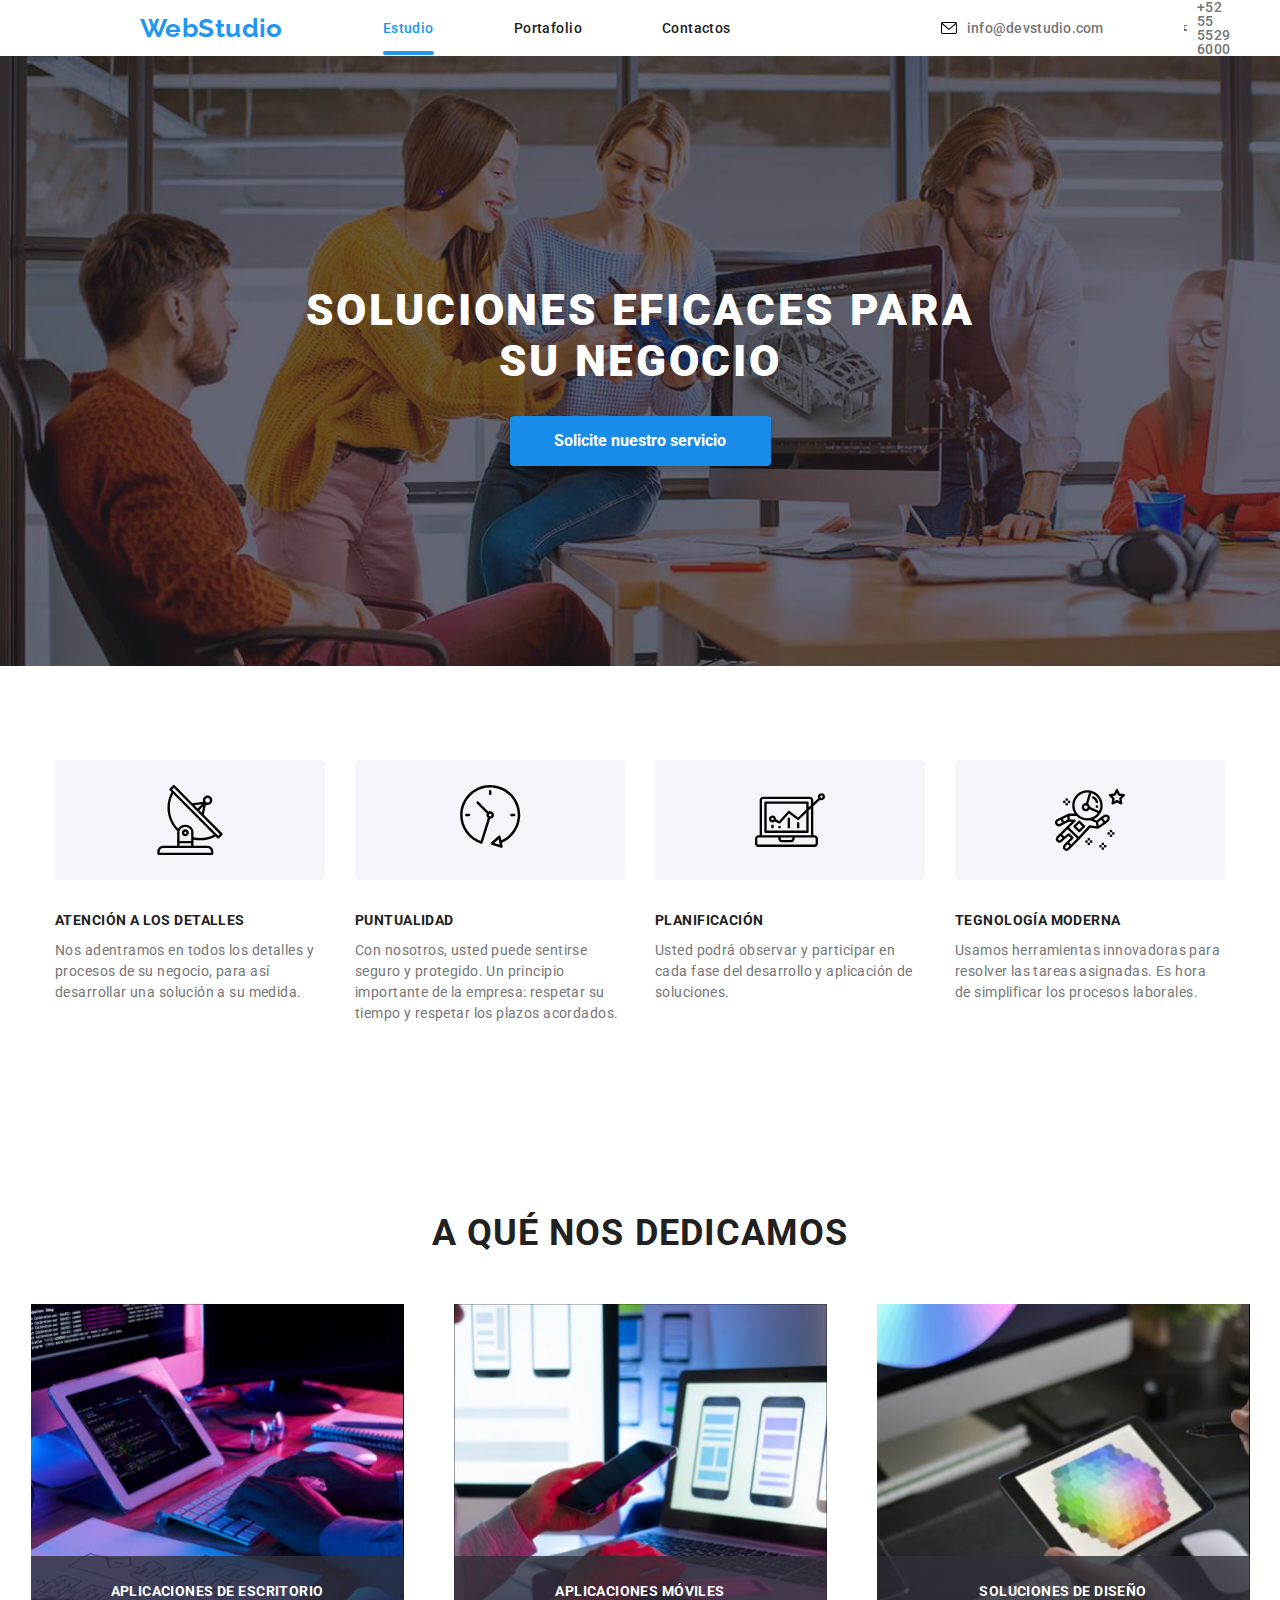
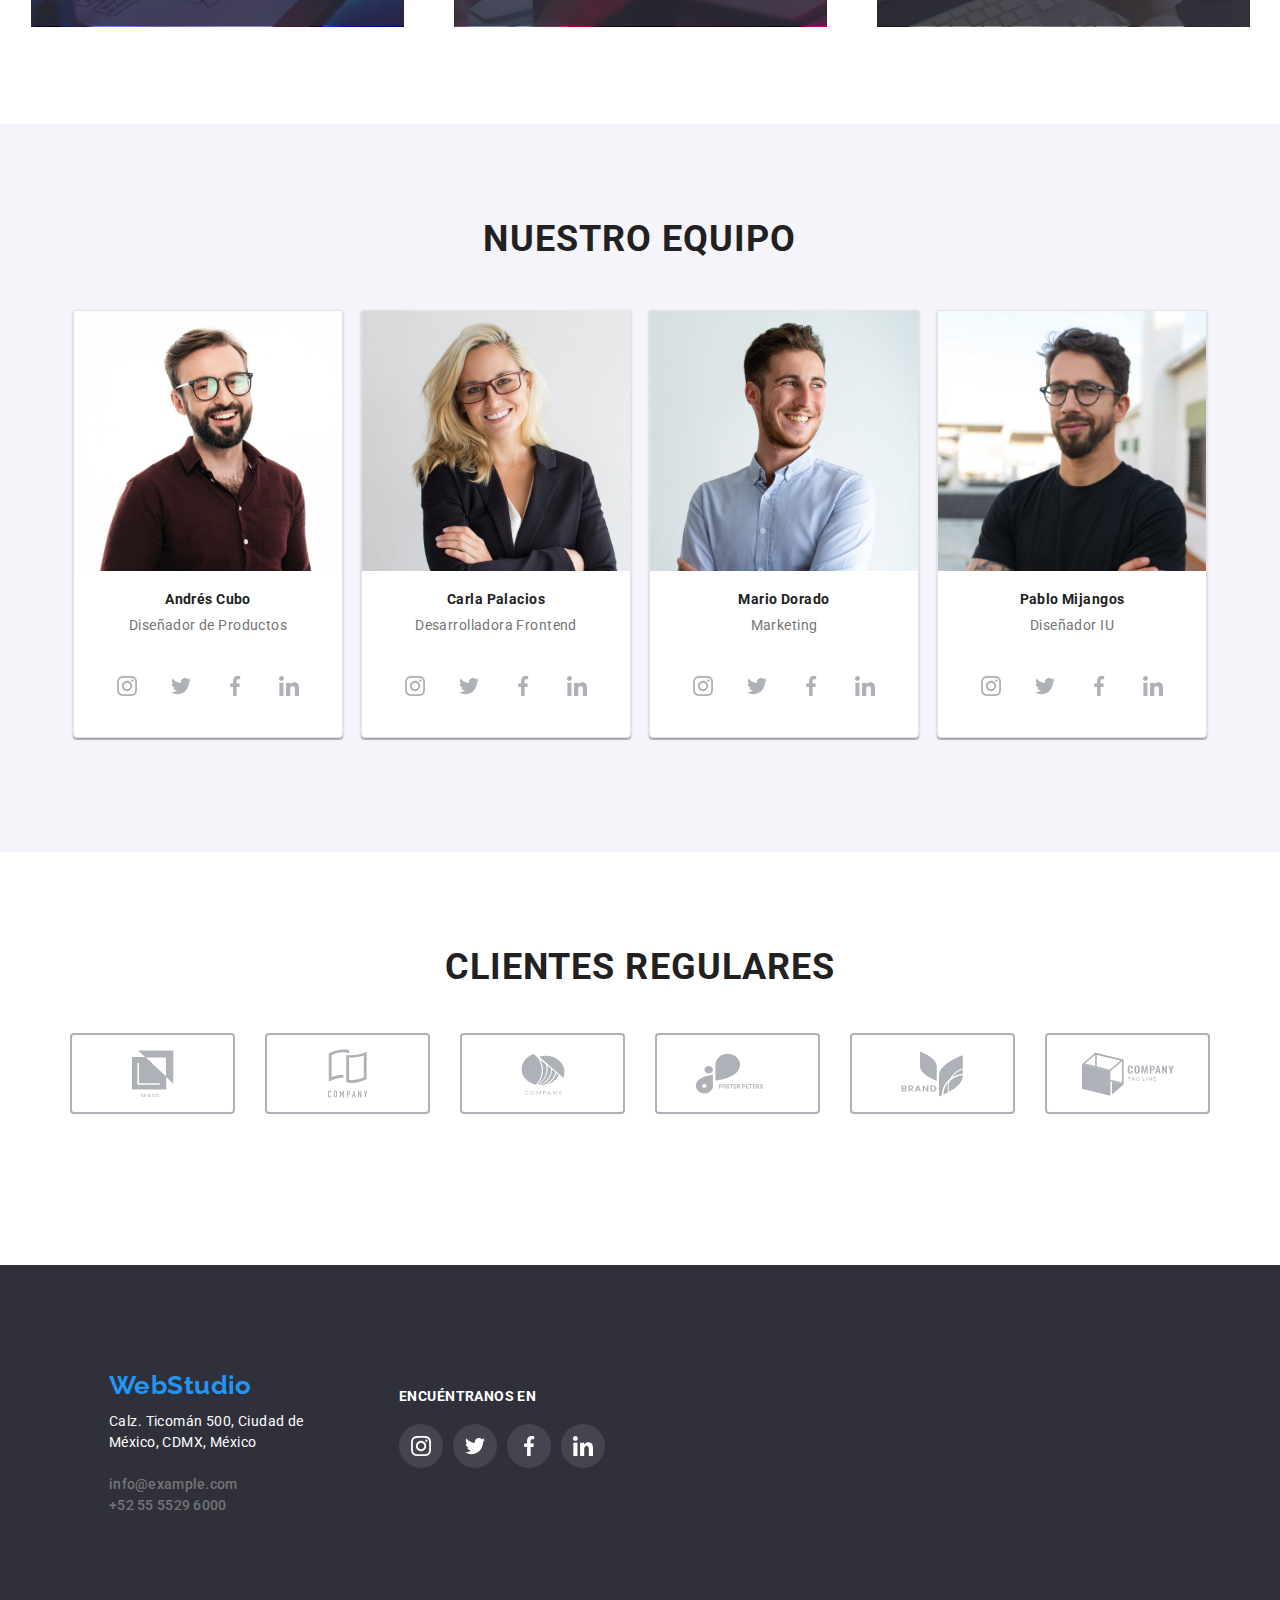
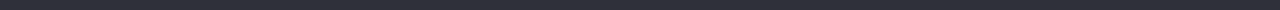
<file: index.html>
<!DOCTYPE html>
<html lang="en">
<head>
    <meta charset="UTF-8">
    <meta http-equiv="X-UA-Compatible" content="IE=edge">
    <meta name="viewport" content="width=device-width, initial-scale=1.0">
    <link href="css/normalize.css" rel="stylesheet">
    <link href="css/styles.css" rel="stylesheet">
    <link href="https://fonts.googleapis.com/css2?family=Raleway:wght@700&family=Roboto:wght@400;500;700;900&display=swap" rel="stylesheet">
    <title>WebStudio</title>
</head>

<body>
    <!-- Header Section -->
    <header>
        <nav class="header-nav">
            <!-- Logo -->
            <a class="logo" href="index.html">WebStudio</a>
            <!-- Menu -->
            <ul class="nav-menu"> 
                <li><a class="header-current" href="index.html">Estudio</a></li>
                <li><a class="header" href="portfolio.html">Portafolio</a></li>
                <li><a class="header" href="">Contactos</a></li>
            </ul>
        </nav>
        <!-- contacts -->
        <ul class="header-contacts">
            <li>
                <svg class="icon" width="16px" height="12px">
                    <use href="images/icons.svg#icon-sobre"></use>
                </svg>
                <a class="header-link" href="mailto:info@devstudio.com">info@devstudio.com</a>
            </li>
            <li>
                <svg class="icon" width="10px" height="16px">
                    <use href="images/icons.svg#icon-telfono"></use>
                </svg>
                <a class="header-link" href="tel:+525555296000">+52 55 5529 6000</a>
            </li>
        </ul>
    </header>

    <!-- Main Content -->
    <main>
        <!-- Section Banner -->
        <section class="section banner">
            <h1 class="banner-title">SOLUCIONES EFICACES PARA SU NEGOCIO</h1>
            <button data-modal-open class="banner-button" type="button">Solicite nuestro servicio</button>
        <div data-modal class="backdrop is-hidden">
            <div class="modal">
                <button data-modal-close class="button-close" type="button">
                    <svg class="icon" width="11px" height="11px">
                        <use href="images/icons.svg#icon-close"></use>
                    </svg>
                </button>
            </div>
        </div>
        </section>
        <!-- Section Features -->
        <section class="section">
            <div class="container">
                <ul class="benefits">
                    <li>
                        <div>
                            <svg class="icon" width="70px" height="70px">
                                <use href="images/icons.svg#icon-antena"></use>
                            </svg>
                        </div>
                        <h4 class="title">ATENCIÓN A LOS DETALLES</h4>
                        <p class="description">
                            Nos adentramos en todos los detalles y procesos de su negocio, para así desarrollar una solución a su medida.
                        </p>
                    </li>
                    <li>
                        <div>
                            <svg class="icon" width="70px" height="70px">
                                <use href="images/icons.svg#icon-reloj"></use>
                            </svg>
                        </div>
                        <h4 class="title">PUNTUALIDAD</h4>
                        <p class="description">
                            Con nosotros, usted puede sentirse seguro y protegido. Un principio importante de la empresa: respetar su tiempo y respetar los plazos acordados.
                        </p>
                    </li>
                    <li>
                        <div>
                            <svg class="icon" width="70px" height="70px">
                                <use href="images/icons.svg#icon-diagrama"></use>
                            </svg>
                        </div>
                        <h4 class="title">PLANIFICACIÓN</h4>
                        <p class="description">
                            Usted podrá observar y participar en cada fase del desarrollo y aplicación de soluciones.
                        </p>
                    </li>
                    <li>
                        <div>
                            <svg class="icon" width="70px" height="70px">
                                <use href="images/icons.svg#icon-astronauta"></use>
                            </svg>
                        </div>
                        <h4 class="title">TEGNOLOGÍA MODERNA</h4>
                        <p class="description">
                            Usamos herramientas innovadoras para resolver las tareas asignadas. Es hora de simplificar los procesos laborales.
                        </p>
                    </li>
                </ul>
            </div>
        </section>
        <!-- Section Services -->
        <section class="section services-section">
            <h2>A qué nos dedicamos</h2>
            <div class="container services">
                <!-- images -->
                <ul>
                    <li>
                        <img src="images/code.jpg" alt="persona escribiendo codigo base" width="373">
                        <div class="tag">
                            <p class="tag-text">Aplicaciones de escritorio</p>
                        </div>
                    </li>
                    <li>
                        <img src="images/app.jpg" alt="persona desarrollando aplicación móvil" width="373">
                        <div class="tag">
                            <p class="tag-text">Aplicaciones móviles</p>
                        </div>
                    </li>
                    <li>
                        <img src="images/style.jpg" alt="persona seleccionando estilos en tablet" width="373">
                        <div class="tag">
                            <p class="tag-text">Soluciones de diseño</p>
                        </div>
                    </li>
                </ul>
            </div>
        </section>
        <!-- Section Teamwork -->
        <section class="section teamwork-section">
            <h2>Nuestro Equipo</h2>
            <div class="container">
                <!-- Cards -->
                <ul class="team">
                    <li class="card">
                        <img src="images/andres.jpg" alt="integrante1" width="270">
                        <h4>Andrés Cubo</h4>
                        <p>Diseñador de Productos</p>
                        <ul>
                            <li>
                                <svg class="icon" width="20px" height="20px">
                                    <use href="images/icons.svg#icon-instagram"></use>
                                </svg>
                            </li>
                            <li>
                                <svg class="icon" width="20px" height="20px">
                                    <use href="images/icons.svg#icon-twitter"></use>
                                </svg>
                            </li>
                            <li>
                                <svg class="icon" width="20px" height="20px">
                                    <use href="images/icons.svg#icon-facebook"></use>
                                </svg>
                            </li>
                            <li>
                                <svg class="icon" width="20px" height="20px">
                                    <use href="images/icons.svg#icon-linkedin"></use>
                                </svg>
                            </li>
                        </ul>
                    </li>
                    <li class="card">
                        <img src="images/carla.jpg" alt="integrante2" width="270">
                        <h4>Carla Palacios</h4>
                        <p>Desarrolladora Frontend</p>
                        <ul>
                            <li>
                                <svg class="icon" width="20px" height="20px">
                                    <use href="images/icons.svg#icon-instagram"></use>
                                </svg>
                            </li>
                            <li>
                                <svg class="icon" width="20px" height="20px">
                                    <use href="images/icons.svg#icon-twitter"></use>
                                </svg>
                            </li>
                            <li>
                                <svg class="icon" width="20px" height="20px">
                                    <use href="images/icons.svg#icon-facebook"></use>
                                </svg>
                            </li>
                            <li>
                                <svg class="icon" width="20px" height="20px">
                                    <use href="images/icons.svg#icon-linkedin"></use>
                                </svg>
                            </li>
                        </ul>
                    </li>
                    <li class="card">
                        <img src="images/mario.jpg" alt="integrante3" width="270">
                        <h4>Mario Dorado</h4>
                        <p>Marketing</p>
                        <ul>
                            <li>
                                <svg class="icon" width="20px" height="20px">
                                    <use href="images/icons.svg#icon-instagram"></use>
                                </svg>
                            </li>
                            <li>
                                <svg class="icon" width="20px" height="20px">
                                    <use href="images/icons.svg#icon-twitter"></use>
                                </svg>
                            </li>
                            <li>
                                <svg class="icon" width="20px" height="20px">
                                    <use href="images/icons.svg#icon-facebook"></use>
                                </svg>
                            </li>
                            <li>
                                <svg class="icon" width="20px" height="20px">
                                    <use href="images/icons.svg#icon-linkedin"></use>
                                </svg>
                            </li>
                        </ul>
                    </li>
                    <li class="card">
                        <img src="images/pablo.jpg" alt="integrante4" width="270">
                        <h4>Pablo Mijangos</h4>
                        <p>Diseñador IU </p>
                        <ul>
                            <li>
                                <svg class="icon" width="20px" height="20px">
                                    <use href="images/icons.svg#icon-instagram"></use>
                                </svg>
                            </li>
                            <li>
                                <svg class="icon" width="20px" height="20px">
                                    <use href="images/icons.svg#icon-twitter"></use>
                                </svg>
                            </li>
                            <li>
                                <svg class="icon" width="20px" height="20px">
                                    <use href="images/icons.svg#icon-facebook"></use>
                                </svg>
                            </li>
                            <li>
                                <svg class="icon" width="20px" height="20px">
                                    <use href="images/icons.svg#icon-linkedin"></use>
                                </svg>
                            </li>
                        </ul>
                    </li>
                </ul>
            </div>
        </section>
        <!-- Section Regular Clients -->
        <section class="section clients-section">
            <div class="container clients">
                <h2>Clientes Regulares</h2>
                <ul>
                    <li>
                        <svg class="icon" width="42px" height="47px">
                            <use href="images/icons.svg#icon-cliente1"></use>
                        </svg>
                    </li>
                    <li>
                        <svg class="icon" width="40px" height="52px">
                            <use href="images/icons.svg#icon-cliente2"></use>
                        </svg>
                    </li>
                    <li>
                        <svg class="icon" width="44px" height="42px">
                            <use href="images/icons.svg#icon-cliente3"></use>
                        </svg>
                    </li>
                    <li>
                        <svg class="icon" width="85px" height="41px">
                            <use href="images/icons.svg#icon-cliente4"></use>
                        </svg>
                    </li>
                    <li>
                        <svg class="icon" width="63px" height="46px">
                            <use href="images/icons.svg#icon-cliente5"></use>
                        </svg>
                    </li>
                    <li>
                        <svg class="icon" width="94px" height="44px">
                            <use href="images/icons.svg#icon-cliente6"></use>
                        </svg>
                    </li>
                </ul>
            </div>
        </section>
    </main>

    <!-- Footer Section -->
    <footer>
        <section class="section footer-section">
            <!-- Address Section -->
            <div class="container">
                <a class="logo" href="/">WebStudio</a>
                <address class="footer-address">
                    <ul>
                        <li>Calz. Ticomán 500, Ciudad de México, CDMX, México <br><br></li>
                        <li><a class="footer-link" href="mailto:info@example.com">info@example.com</a></li>
                        <li><a class="footer-link" href="tel:+525555296000 ">+52 55 5529 6000 </a></li>
                    </ul>
                </address>
            </div>
            <!-- Find Us Section -->
            <div class="container">
                <h6>Encuéntranos en</h6>
                <ul class="border-icon">
                    <li>
                        <svg class="icon" width="20px" height="20px">
                            <use href="images/icons.svg#icon-instagram"></use>
                        </svg>
                    </li>
                    <li>
                        <svg class="icon" width="20px" height="20px">
                            <use href="images/icons.svg#icon-twitter"></use>
                        </svg>
                    </li>
                    <li>
                        <svg class="icon" width="20px" height="20px">
                            <use href="images/icons.svg#icon-facebook"></use>
                        </svg>
                    </li>
                    <li>
                        <svg class="icon" width="20px" height="20px">
                            <use href="images/icons.svg#icon-linkedin"></use>
                        </svg>
                    </li>
                </ul>
            </div>
        </section>   
    </footer>
    
    <script src="js/modal.js"></script>
</body>

</html>
</file>
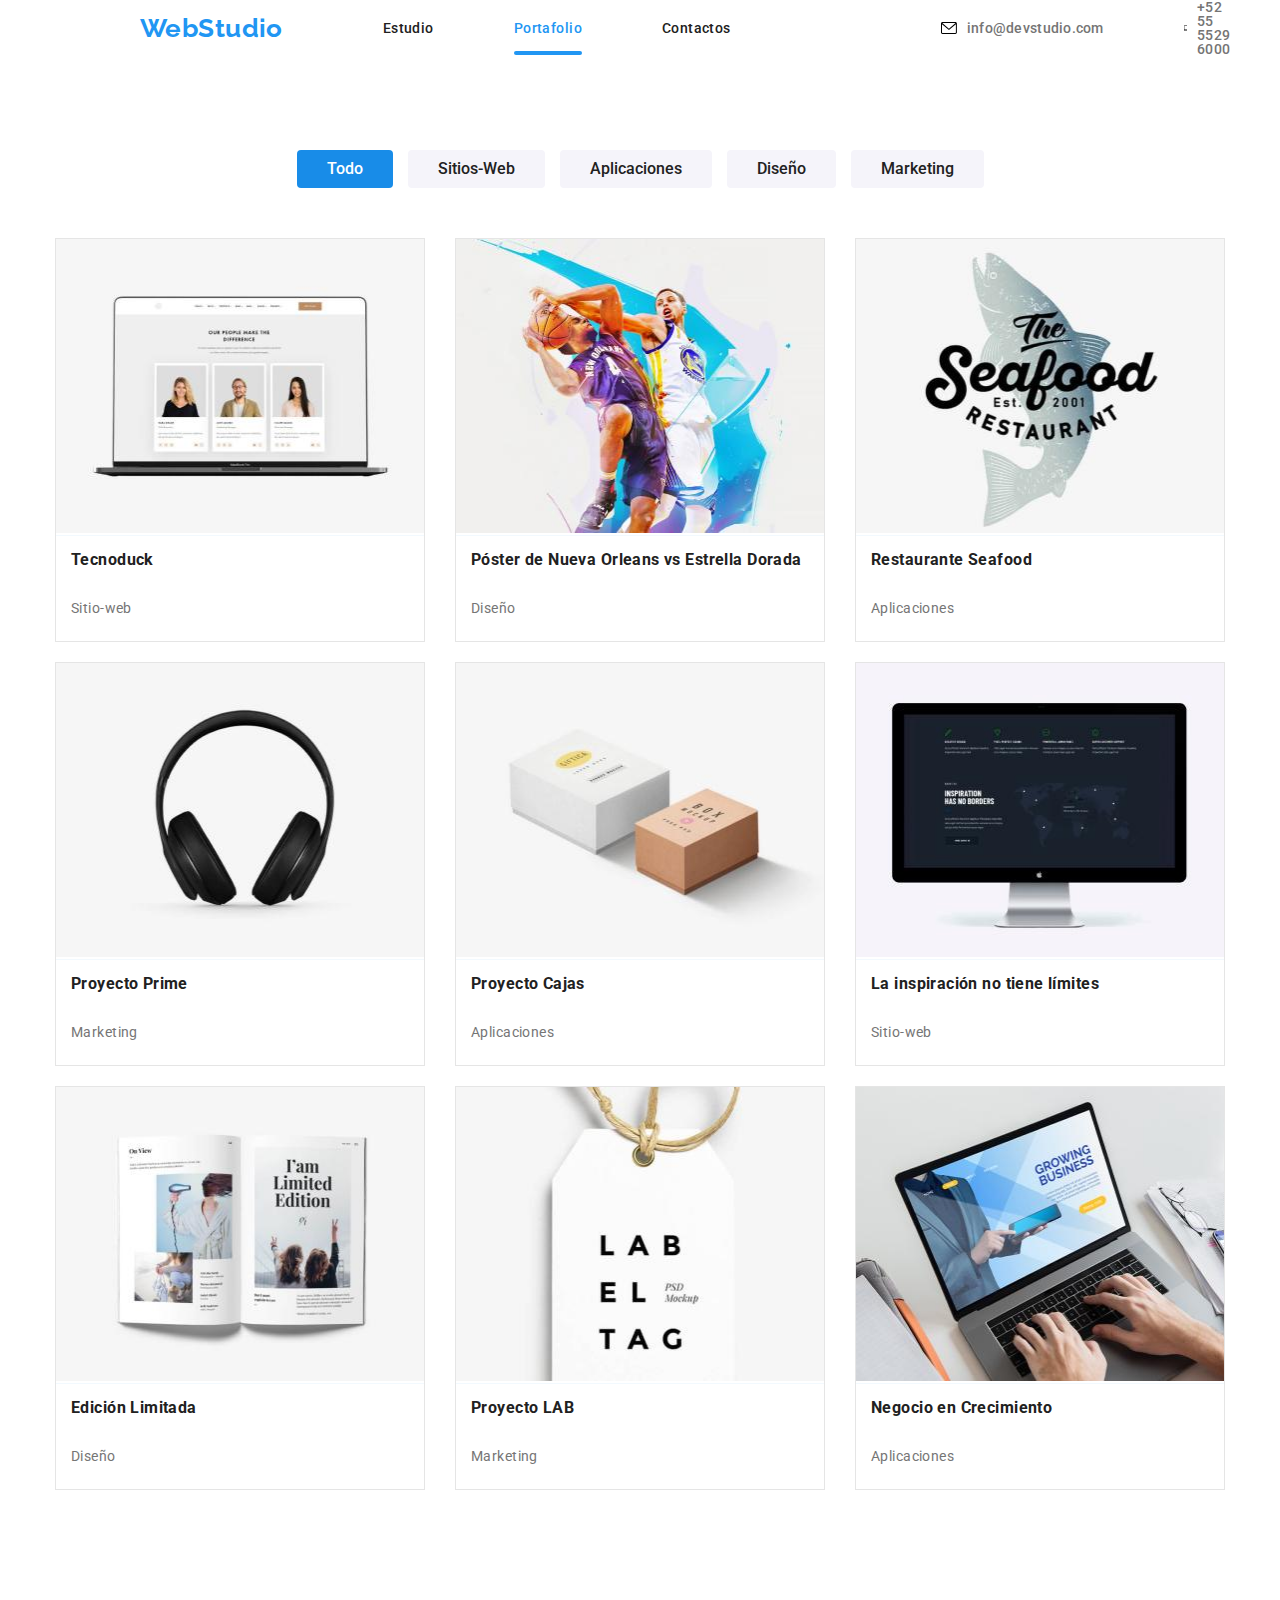
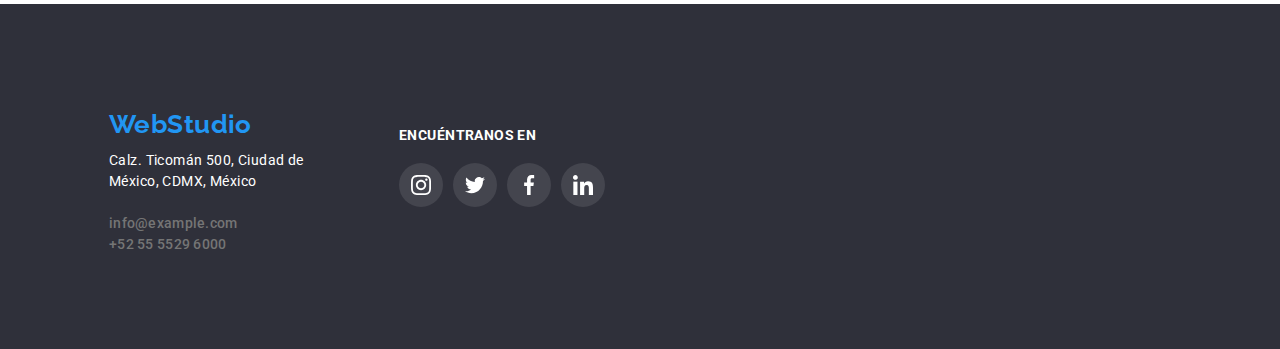
<file: portfolio.html>
<!DOCTYPE html>
<html lang="en">
<head>
    <meta charset="UTF-8">
    <meta http-equiv="X-UA-Compatible" content="IE=edge">
    <meta name="viewport" content="width=device-width, initial-scale=1.0">
    <title>Portafolio</title>
    <link href="css/normalize.css" rel="stylesheet">
    <link href="css/styles.css" rel="stylesheet">
    <link href="https://fonts.googleapis.com/css2?family=Raleway:wght@700&family=Roboto:wght@400;500;700;900&display=swap" rel="stylesheet">
</head>

<body>
    <!-- Header Section -->
    <header class="header-page">
        <nav>
            <!-- Logo -->
            <a class="logo" href="index.html">WebStudio</a>
            <!-- Menu -->
            <ul class="nav-menu"> 
                <li><a class="header" href="index.html">Estudio</a></li>
                <li><a class="header-current" href="portfolio.html">Portafolio</a></li>
                <li><a class="header" href="">Contactos</a></li>
            </ul>
        </nav>
        <!-- contacts -->
        <ul class="header-contacts">
            <li>
                <svg class="icon" width="16px" height="12px">
                    <use href="images/icons.svg#icon-sobre"></use>
                </svg>
                <a class="header-link" href="mailto:info@devstudio.com">info@devstudio.com</a>
            </li>
            <li>
                <svg class="icon" width="10px" height="16px">
                    <use href="images/icons.svg#icon-telfono"></use>
                </svg>
                <a class="header-link" href="tel:+525555296000">+52 55 5529 6000</a>
            </li>
        </ul>
    </header>

    <!-- Main Section -->
    <main>
        <section class="section portfolio-section">
            <div class="container">
                <!-- section filter -->
                <ul class="buttons-list">
                    <li><button class="buttons current" type="button">Todo</button></li>
                    <li><button class="buttons" type="button">Sitios-web</button></li>
                    <li><button class="buttons" type="button">Aplicaciones</button></li>
                    <li><button class="buttons" type="button">Diseño</button></li>
                    <li><button class="buttons" type="button">Marketing</button></li>
                </ul>

                <!-- section projects -->
                <ul class="projects">
                    <li class="card">
                        <a href="#" class="link">
                        <img src="images/tecnoduck.jpg" alt="laptop abierta" width="369">
                        <div class="card-emergent">
                            Tecnoduck es una plataforma de distribución de coronavirus de última generación. Las compañías usan esta plataforma para el espionaje digital y los ataques a los servidores seguros de la competencia.
                        </div>
                        <div class="card-description">
                            <h3>Tecnoduck</h3>
                            <p>Sitio-web</p>
                        </div>
                        </a>
                    </li>

                    <li class="card">
                        <a href="#">
                        <img src="images/poster.jpg" alt="jugadores de baloncesto" width="369">
                        <div class="card-emergent">
                            Lorem ipsum dolor sit amet consectetur adipisicing elit. Excepturi tempora ea repellendus inventore non, in, quia aliquam cumque magnam aperiam, soluta placeat sit nesciunt nostrum voluptates nemo?.
                        </div>
                        <div class="card-description">
                            <h3>Póster de Nueva Orleans vs Estrella Dorada</h3>
                            <p>Diseño</p>
                        </div>
                        </a>
                    </li>

                    <li class="card">
                        <a href="#">
                        <img src="images/seafood.jpg" alt="logo de restaurante" width="369">
                        <div class="card-emergent">
                            Lorem ipsum dolor sit amet consectetur adipisicing elit. Reprehenderit cumque sint esse laudantium dolores natus aut maxime molestiae illum quibusdam modi, sapiente porro optio doloribus iure temporibus ipsam quod quaerat?
                        </div>
                        <div class="card-description">
                            <h3>Restaurante Seafood</h3>
                            <p>Aplicaciones</p>
                        </div>
                        </a>
                    </li>

                    <li class="card">
                        <a href="#">
                        <img src="images/prime.jpg" alt="auriculares" width="369">
                        <div class="card-emergent">
                            Lorem ipsum dolor sit amet consectetur adipisicing elit. Reprehenderit cumque sint esse laudantium dolores natus aut maxime molestiae illum quibusdam modi, sapiente porro optio doloribus iure temporibus ipsam quod quaerat?
                        </div>
                        <div class="card-description">
                            <h3>Proyecto Prime</h3>
                            <p>Marketing</p>
                        </div>
                        </a>
                    </li>

                    <li class="card">
                        <a href="#">
                        <img src="images/boxes.jpg" alt="par de cajas" width="369">
                        <div class="card-emergent">
                            Lorem ipsum dolor sit amet consectetur adipisicing elit. Reprehenderit cumque sint esse laudantium dolores natus aut maxime molestiae illum quibusdam modi, sapiente porro optio doloribus iure temporibus ipsam quod quaerat?
                        </div>
                        <div class="card-description">
                            <h3>Proyecto Cajas</h3>
                            <p>Aplicaciones</p>
                        </div>
                        </a>
                    </li>

                    <li class="card">
                        <a href="#">
                        <img src="images/nolimits.jpg" alt="monitor de pc" width="369">
                        <div class="card-emergent">
                            Lorem ipsum dolor sit amet consectetur adipisicing elit. Reprehenderit cumque sint esse laudantium dolores natus aut maxime molestiae illum quibusdam modi, sapiente porro optio doloribus iure temporibus ipsam quod quaerat?
                        </div>
                        <div class="card-description">
                            <h3>La inspiración no tiene límites</h3>
                            <p>Sitio-web</p>
                        </div>
                        </a>
                    </li>

                    <li class="card">
                        <a href="#">
                        <img src="images/limited.jpg" alt="libro abierto" width="369">
                        <div class="card-emergent">
                            Lorem ipsum dolor sit amet consectetur adipisicing elit. Reprehenderit cumque sint esse laudantium dolores natus aut maxime molestiae illum quibusdam modi, sapiente porro optio doloribus iure temporibus ipsam quod quaerat?
                        </div>
                        <div class="card-description">
                            <h3>Edición Limitada</h3>
                            <p>Diseño</p>
                        </div>
                        </a>
                    </li>

                    <li class="card">
                        <a href="#">
                        <img src="images/lab.jpg" alt="etiqueta de prenda" width="369">
                        <div class="card-emergent">
                            Lorem ipsum dolor sit amet consectetur adipisicing elit. Reprehenderit cumque sint esse laudantium dolores natus aut maxime molestiae illum quibusdam modi, sapiente porro optio doloribus iure temporibus ipsam quod quaerat?
                        </div>
                        <div class="card-description">
                            <h3>Proyecto LAB</h3>
                            <p>Marketing</p>
                        </div>
                        </a>
                    </li>

                    <li class="card">
                        <a href="#">
                        <img src="images/growing.jpg" alt="persona tipeando en laptop" width="369">
                        <div class="card-emergent">
                            Lorem ipsum dolor sit amet consectetur adipisicing elit. Reprehenderit cumque sint esse laudantium dolores natus aut maxime molestiae illum quibusdam modi, sapiente porro optio doloribus iure temporibus ipsam quod quaerat?
                        </div>
                        <div class="card-description">
                            <h3>Negocio en Crecimiento</h3>
                            <p>Aplicaciones</p>
                        </div>
                        </a>
                    </li>
                </ul>
            </div>
        </section>
    </main>

    <!-- Section Footer -->
    <footer>
        <section class="section footer-section">
            <!-- Address Section -->
            <div class="container">
                <a class="logo" href="/">WebStudio</a>
                <address class="footer-address">
                    <ul>
                        <li>Calz. Ticomán 500, Ciudad de México, CDMX, México <br><br></li>
                        <li><a class="footer-link" href="mailto:info@example.com">info@example.com</a></li>
                        <li><a class="footer-link" href="tel:+525555296000 ">+52 55 5529 6000 </a></li>
                    </ul>
                </address>
            </div>
            <!-- Find Us Section -->
            <div class="container">
                <h6>Encuéntranos en</h6>
                <ul class="border-icon">
                    <li>
                        <svg class="icon" width="20px" height="20px">
                            <use href="images/icons.svg#icon-instagram"></use>
                        </svg>
                    </li>
                    <li>
                        <svg class="icon" width="20px" height="20px">
                            <use href="images/icons.svg#icon-twitter"></use>
                        </svg>
                    </li>
                    <li>
                        <svg class="icon" width="20px" height="20px">
                            <use href="images/icons.svg#icon-facebook"></use>
                        </svg>
                    </li>
                    <li>
                        <svg class="icon" width="20px" height="20px">
                            <use href="images/icons.svg#icon-linkedin"></use>
                        </svg>
                    </li>
                </ul>
            </div>
        </section>   
    </footer>
    
</body>

</html>
</file>
<file: css/styles.css>
/* ----------------General Settings------------------ */
:root {
    --brand-color1: #E5E5E5;
    --brand-color2: #212121;
    --brand-color3: #757575;
    --brand-color4: #2196F3;
    --brand-color5: #2F303A;
    --brand-color6: #FFFFFF;
    --brand-color7: #188CE8;
    --brand-color8: #F5F4FA;
    --banner-oppacity: #2f303a66;
    --icons-grey: #AFB1B8;
    --icons-grey2: #ffffff1a;
    --tag-background: #2f303acc;
    --modal-background: #00000033;
    --modal-grey_close: #0000001a;
    --card-emergent: #2196f3e6;
    --container-padding: calc((100% - 1200px) / 2);
}

* {
    margin: 0;
    padding: 0;
    box-sizing: border-box;
}

body {
    font-family: 'Roboto', 'Raleway', sans-serif;
    background-color: var(--brand-color6);
    color: var(--brand-color2);
    font-size: 14px;
    letter-spacing: 0.03em;
}

nav footer {
    cursor: pointer;
}

p {
    color: var(--brand-color3);
}

li {
    list-style: none;
}

a {
    text-decoration: none;
    color: var(--brand-color2);
}

.container {
    padding: 0 15px;
    max-width: 1200px;
    margin: 0 auto;
}

.section {
    padding: 94px 0;
}


/* ----------------Header Section-------------------- */
header {
    display: flex;
    justify-content: space-between;
    align-items: center;
}
header nav {
    display: flex;
    align-items: center;
    gap: 100px;
    margin: 0 10em;
}
header nav .nav-menu {
    display: flex;
    gap: 80px;
}
.header-contacts {
    display: flex;
    gap: 80px;
    margin: 0 5em;
}
.header-contacts li {
    display: flex;
    align-items: center;
    gap: 10px;
}
.logo {
    color: var(--brand-color4);
    font-family: 'Raleway', sans-serif;
    font-weight: 700;
    font-size: 26px;
    line-height: 2em;
    text-decoration: none;
}
.header {
    color: var(--brand-color2);
    font-weight: 500;
    font-size: 14px;
}
.header-current {
    color: var(--brand-color4);
    font-weight: 500;
    font-size: 14px;
    position: relative
}
.header-current::after {
    content: "";
    display: block;
    width: 100%;
    height: 4px;
    background: var(--brand-color4);
    border-radius: 2px;
    position: absolute;
    top: 2.2em;
}
.header-link {
    font-weight: 500;
    font-size: 14px;
    line-height: 1em;
    letter-spacing: 0.02em;
    color: var(--brand-color3);
    text-decoration: none;
}
.header:visited {
    color: var(--brand-color2);
}
.header:hover,
.header:active,
.header:focus,
.header-contacts li:hover,
.header-link:hover,
.header-link:active,
.header-link:focus {
    color: var(--brand-color4);
    fill: var(--brand-color4);
}
/* ------------------Studio Page---------------------- */

/* -----------------Banner Section-------------------- */
.banner {
    background-color: var(--brand-color5);
    padding: 200px var(--container-padding);
    text-align: center;
    background: linear-gradient( var(--banner-oppacity), var(--banner-oppacity)), url(../images/banner.jpg);
    background-size: cover;
}
.banner-title {
    color: var(--brand-color6);
    font-weight: 900;
    font-size: 44px;
    text-align: center;
    letter-spacing: 0.06em;
    padding: 0 20%;
}
.banner-button {
    background-color: var(--brand-color7);
    color: var(--brand-color6);
    width: 261px;
    height: 50px;
    font-weight: 700;
    font-size: 16px;
    cursor: pointer;
    border: none;
    border-radius: 4px;
    box-shadow: 0px 4px 4px rgba(0, 0, 0, 0.15);
}
.is-hidden {
    visibility: hidden;
    opacity: 0;
}
.backdrop {
    width: 100%;
    height: 100%;
    background: var(--modal-background);
    cursor: not-allowed;
    display: flex;
    justify-content: center;
    align-items: center;
    position: fixed;
    top: 0;
    left: 0;
    z-index: 1;
    transition: opacity 250ms ease-in-out;
    transition-timing-function: cubic-bezier(0.4, 0, 0.2, 1);
}
.modal {
    width: 528px;
    height: 581px;
    background: var(--brand-color6);
    box-shadow: 0px 1px 3px rgba(0, 0, 0, 0.12), 0px 1px 1px rgba(0, 0, 0, 0.14), 0px 2px 1px rgba(0, 0, 0, 0.2);
    border-radius: 4px;
    cursor: auto;
    position: relative;
    
}
.button-close {
    width: 30px;
    height: 30px;
    border-radius: 15px;
    border: 1px solid var(--modal-grey_close);
    background: var(--brand-color6);
    cursor: pointer;
    position: absolute;
    top: 8px;
    right: 8px;
}
.button-close svg {
    fill: var(--brand-color2);
}

/* ----------------Features Section------------------- */
.benefits {
    display: flex;
    align-items:flex-start;
    justify-content:space-between;
    width: 1170px;

}
.benefits li {
    width: 270px;
    line-height: 1.5em;
}
.benefits li div {
    background: var(--brand-color8);
    width: 270px;
    height: 120px;
    border-radius: 4px;
    display: flex;
    align-items: center;
    justify-content: center;
}
.title {
    height: 50px;
    text-transform: uppercase;
    padding: 30px 0;
}

/* ----------------Services Section------------------- */

.services-section {
    display: flex;
    justify-content: center;
    align-items: center;
    flex-direction: column;
}
.services-section h2 {
    font-weight: 700;
    font-size: 36px;
    line-height: 42px;
    text-align: center;
    letter-spacing: 0.03em;
    text-transform: uppercase;
}
.services ul {
    display: flex;
    align-items: center;
    justify-content: center;
    margin-top: 50px;
}
.services ul li {
    margin: 0 25px;
    position: relative;
}
.tag {
    background: var(--tag-background);
    width: 100%;
    height: 5em;
    display: flex;
    justify-content: center;
    align-items: center;
    position: absolute;
    top: 18em;
}
.tag-text {
    font-weight: 700;
    font-size: 14px;
    line-height: 16px;
    text-align: center;
    letter-spacing: 0.03em;
    text-transform: uppercase;
    color: var(--brand-color6);
}

/* ------------------Team Section--------------------- */
.teamwork-section {
    background-color: var(--brand-color8);
}
.teamwork-section h2 {
    font-weight: 700;
    font-size: 36px;
    line-height: 42px;
    text-align: center;
    letter-spacing: 0.03em;
    text-transform: uppercase;
    padding-bottom: 50px;
}
.team {
    display: flex;
    justify-content: space-evenly;
    align-items: center;
}
.team .card {
    background-color: var(--brand-color6);
    text-align: center;
    box-shadow: 0px 1px 3px rgba(0, 0, 0, 0.12), 0px 1px 1px rgba(0, 0, 0, 0.14), 0px 2px 1px rgba(0, 0, 0, 0.2);
    border-radius: 0px 0px 4px 4px;
    width: 270px;
    height: 428px;
    display: flex;
    flex-direction: column;
    justify-content: flex-start;
    cursor: pointer;
}
.team .card ul {
    display: flex;
    justify-content: center;
    margin: 0 auto;
    width: 206px;
    height: 44px;
    gap: 10px;
}
.team .card h4 {
    margin: 20px 0 10px 0;
}
.team .card p {
    margin-bottom: 30px;
}
.team .card ul li {
    display: flex;
    justify-content: center;
    align-items: center;
    border-radius: 25px;
    width: 44px;
    height: 44px;
    gap: 10px;
}
.team .card ul li:hover,
.team .card ul li:active,
.team .card ul li:focus {
    background-color: var(--brand-color4);
}
.team .card ul li .icon {
    fill: var(--icons-grey);
}
.team .card ul li:hover .icon,
.team .card ul li:active .icon,
.team .card ul li:focus .icon {
    fill: var(--brand-color6);
}

/* -----------------Clients Section-------------------- */
.clients {
    width: 1170px;
    display: flex;
    flex-direction: column;
    justify-content: center;
    margin-bottom: 57px;
}
.clients h2 {
    font-weight: 700;
    font-size: 36px;
    line-height: 42px;
    text-align: center;
    letter-spacing: 0.03em;
    text-transform: uppercase;
    margin-bottom: 45px;
}
.clients ul {
    display: flex;
    justify-content: space-evenly;
    gap: 30px;
}
.clients ul li {
    display: flex;
    justify-content: center;
    align-items: center;
    width: 170px;
    height: 81px;
    border: 2px solid var(--icons-grey);
    border-radius: 4px;
    fill: var(--icons-grey);
    cursor: pointer;
}
.clients ul li:hover,
.clients ul li:active,
.clients ul li:focus {
    border: 2px solid var(--brand-color4);
    fill: var(--brand-color4)
}

/* -----------------Portfolio Page--------------------- */
.portfolio-section {
    background-color: var(--brand-color6);
    display: flex;
    justify-content: center;
}
/* ---------------Portfolio Buttons-------------------- */
.buttons-list {
    display: flex;
    align-items: center;
    justify-content: center;
    gap: 15px;
    margin-bottom: 50px;
}
.buttons {
    background-color: var(--brand-color8);
    color: var(--brand-color2);
    font-weight: 500;
    font-size: 16px;
    padding: 10px 30px;
    cursor: pointer;
    border: none;
    outline: none;
    border-radius: 4px;
    text-transform: capitalize;
}
.current {
    background-color: var(--brand-color7);
    color: var(--brand-color6);
}
.buttons:hover,
.buttons:active,
.buttons:focus {
    background-color: var(--brand-color7);
    color: var(--brand-color6);
    box-shadow: 0px 3px 1px rgba(0, 0, 0, 0.1), 0px 1px 2px rgba(0, 0, 0, 0.08), 0px 2px 2px rgba(0, 0, 0, 0.12);
}
/* ---------------Portfolio Projects------------------- */
.projects {
    width: 1170px;
    display: flex;
    justify-content: space-between;
    flex-wrap: wrap;
}
.card {
    box-sizing: border-box;
    width: 370px;
    height: 404px;
    margin-bottom: 20px;
    border: 1px solid var(--brand-color1);
    position: relative;
    overflow: hidden;
}
.card-emergent {
    width: 370px;
    height: 294px;
    background: var(--card-emergent);
    line-height: 28px;
    letter-spacing: 0.03em;
    color: var(--brand-color6);
    padding: 63px 24px;
    position: absolute;
    top: 0;
    transform: translateY(101%);
    transition: transform 250ms ease;
    transition-timing-function: cubic-bezier(0.4, 0, 0.2, 1);
}
.card-description {
    height: 110px;
    background: var(--brand-color6);
    position: relative;
    overflow: hidden;
}
.card-description h3 {
    padding: 15px;
}
.card-description p {
    padding: 15px;
}
.card:hover .card-emergent {
    transform: translateY(0%);
}
.card:hover,
.card:active,
.card:focus {
    box-shadow: 0px 1px 1px rgba(0, 0, 0, 0.12), 0px 4px 4px rgba(0, 0, 0, 0.06), 1px 4px 6px rgba(0, 0, 0, 0.16);
}

/* ----------------Footer Section---------------------- */
footer {
    padding: 0 94px;
    background-color: var(--brand-color5);
    display: flex;
    align-items: center;
}
.footer-section {
    display: flex;
    justify-content: space-evenly;
    align-items: center;
    width: 526px;
    gap: 20px;
}
.footer-section div {
    display: flex;
    flex-direction: column;
}
.footer-section div h6 {
    font-weight: 700;
    font-size: 14px;
    line-height: 16px;
    letter-spacing: 0.03em;
    text-transform: uppercase;
    color: var(--brand-color6);
}
.border-icon {
    display: flex;
    justify-content: center;
    align-items: center;
    margin: 20px 0;
    gap: 10px;
}
.border-icon li {
    display: flex;
    justify-content: center;
    align-items: center;
    border-radius: 25px;
    width: 44px;
    height: 44px;
    background-color: var(--icons-grey2);
    fill: var(--brand-color6);
    cursor: pointer;
}
.border-icon li:hover,
.border-icon li:active,
.border-icon li:focus {
    background-color: var(--brand-color4);
}
.footer-address {
    font-style: normal;
    font-weight: 400;
    font-size: 14px;
    line-height: 1.5em;
    letter-spacing: 0.03em;
    color: var(--brand-color6);
}
.footer-link {
    font-weight: 500;
    font-size: 14px;
    line-height: 1em;
    letter-spacing: 0.02em;
    color: var(--brand-color3);
    text-decoration: none;
}
.footer-link:hover,
.footer-link:active,
.footer-link:focus {
    color: var(--brand-color4);
}
</file>
